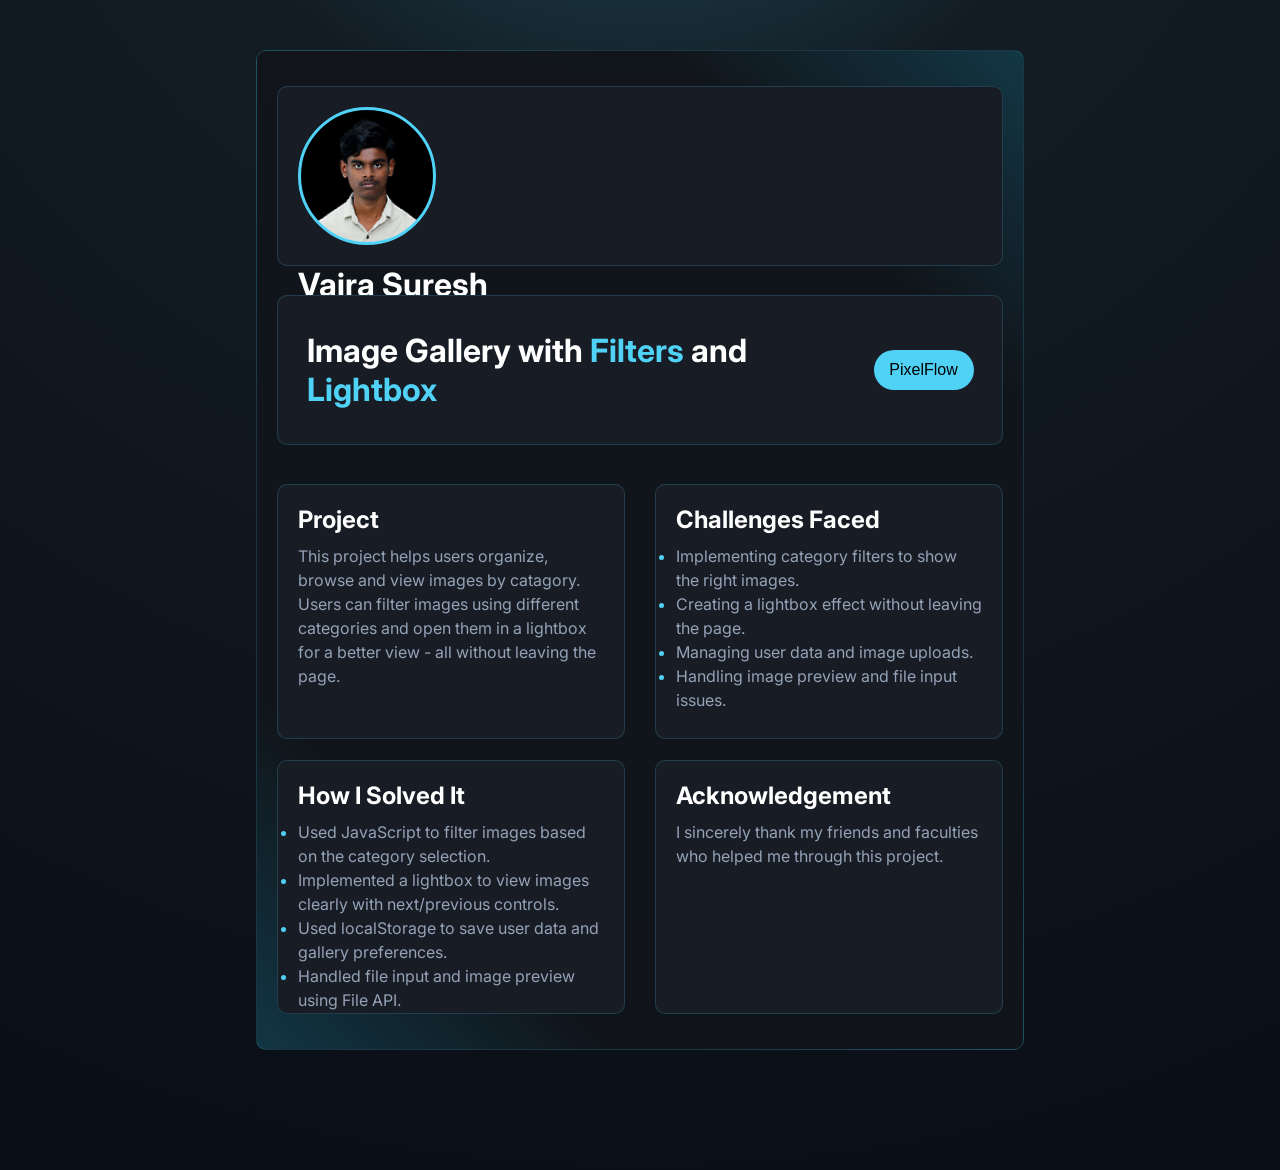
<file: profile.html>
<!DOCTYPE html>
<html lang="en">
    <head>
        <meta charset="UTF-8">
        <meta name="viewport" content="width=device-width, initial-scale=1.0">
        <title>Profile</title>
        <link href="https://fonts.googleapis.com/css2?family=Inter:ital,opsz,wght@0,14..32,100..900;1,14..32,100..900&display=swap" rel="stylesheet">
        <link rel="stylesheet" href="profile.css">
    </head>
    <body>
        <main>
            <div class="main">
                <div class="about-me">
                    <div class="image"></div>
                    <div class="head">
                        <h2>Vaira Suresh</h2>
                        <p>I love constantly learning new technologies, improving my skills, and exploring better ways to solve problems.</p>
                        <p>I believe in writing clean work, thinking creatively, and growing through every project and challenge.</p>
                    </div>
                </div>
                <div class="first">
                    <div class="head">
                        <h1>Image Gallery with <span>Filters</span> and <span>Lightbox</span></h1>
                    </div>
                    <a href="index.html"><button>PixelFlow</button></a>
                </div>
                <div class="box">
                    <div class="project">
                        <h3>Project</h3>
                        <p>This project helps users organize, browse and view images by catagory. Users can filter images using different categories and open them in a lightbox for a better view - all without leaving the page.</p>
                    </div>
                    <div class="challenges">
                        <h3>Challenges Faced</h3>
                        <ul>
                            <li>Implementing category filters to show the right images.</li>
                            <li>Creating a lightbox effect without leaving the page.</li>
                            <li>Managing user data and image uploads.</li>
                            <li>Handling image preview and file input issues.</li>
                        </ul>
                    </div>
                    <div class="solve">
                        <h3>How I Solved It</h3>
                        <ul>
                            <li>Used JavaScript to filter images based on the category selection.</li>
                            <li>Implemented a lightbox to view images clearly with next/previous controls.</li>
                            <li>Used localStorage to save user data and gallery preferences.</li>
                            <li>Handled file input and image preview using File API.</li>
                        </ul>
                    </div>
                    <div class="acknowledge">
                        <h3>Acknowledgement</h3>
                        <p>I sincerely thank my friends and faculties who helped me through this project.</p>
                    </div>
                </div>
            </div>
        </main>
    </body>
</html>
</file>
<file: profile.css>
*{
    padding: 0;
    margin: 0;
    box-sizing: border-box;
}
body{
    font-family: "Inter", sans-serif;
}
main{
    height: 130vh;
    width: 100vw;
    padding-top: 50px;
    background-image: radial-gradient( circle at 50% -30%, rgba(14, 74, 90, 0.914) 0%, rgb(19, 28, 36) 30%, #0a0e16 100% );
}
.main{
    height: 1000px;
    width: 60%;
    margin: 0 auto;
    border: 1px solid rgba(80, 210, 247, 0.18);
    border-radius: 10px;
    padding: 20px;
    background: linear-gradient( 45deg, rgba(19, 58, 73, 0.914) 0%, rgba(17, 21, 27, 0.95) 20%, rgba(17, 21, 27, 0.95) 80%, rgba(19, 58, 73, 0.914) 100%);
    display: flex;
    flex-direction: column;
    justify-content: space-around;
}
.about-me{
    width: 100%;
    height: 180px;
    padding: 20px;
    border: 1px solid rgba(80, 210, 247, 0.18);
    border-radius: 10px;
    display: flex;
    flex-wrap: wrap;
    gap: 20px;
    align-items: center;
    background-color:  #181c24;
}
h2{
    color: white;
    font-size: 32px;
}
.about-me p{
    width: 650px;
}
h3{
    color: white;
    font-size: 24px;
    margin-bottom: 10px;
}
ul li::marker{
    color: #50d2f7;
}
.first{
    width: 100%;
    height: 150px;
    padding: 20px;
    border: 1px solid rgba(80, 210, 247, 0.18);
    border-radius: 10px;
    display: flex;
    justify-content: space-around;
    align-items: center;
    background-color:  #181c24;
}
.first button{
    height: 40px;
    width: 100px;
    border: none;
    cursor: pointer;
    border-radius: 20px;
    background-color: #50d2f7;
    font-size: 16px;
}
.image{
    height: 100%;
    width: 138px;
    border: 3px solid #50d2f7;
    border-radius: 50%;
    overflow: hidden;
    background-image: url("my_profile.png");
    background-repeat: no-repeat;
    background-position: center;
    background-size: cover;
}
h1{
    color: white;
    font-size: 32px;
    width: 550px;
}
.name{
    color: white;
    font-size: 24px;
    font-weight: 600;
}
span{
    color: #50d2f7;
}
.box{
    width: 100%;
    height: 70%;
}
p,li{
    color: #94a3b8;
    line-height: 1.5;
}
.box{
    width: 100%;
    height: 530px;
    margin-top: 10px;
    display: flex;
    flex-wrap: wrap;
    justify-content: space-between;
    align-content: space-between;
}
.project{
    height: 48%;
    width: 48%;
    padding: 20px;
    border: 1px solid rgba(80, 210, 247, 0.18);
    border-radius: 10px;
    background-color:  #181c24;
}
.challenges{
    height: 48%;
    width: 48%;
    padding: 20px;
    border: 1px solid rgba(80, 210, 247, 0.18);
    border-radius: 10px;
    background-color:  #181c24;
}
.solve{
    height: 48%;
    width: 48%;
    padding: 20px;
    border: 1px solid rgba(80, 210, 247, 0.18);
    border-radius: 10px;
    background-color:  #181c24;
}
.acknowledge{
    height: 48%;
    width: 48%;
    padding: 20px;
    border: 1px solid rgba(80, 210, 247, 0.18);
    border-radius: 10px;
    background-color:  #181c24;
}
.project-link{
    height: 50px;
    width: 100%;
    padding: 10px;
    margin-top: 20px;
    border: 1px solid rgba(80, 210, 247, 0.18);
    border-radius: 10px;
    background-color:  #181c24;
    display: flex;
    gap: 20px;
}
</file>
